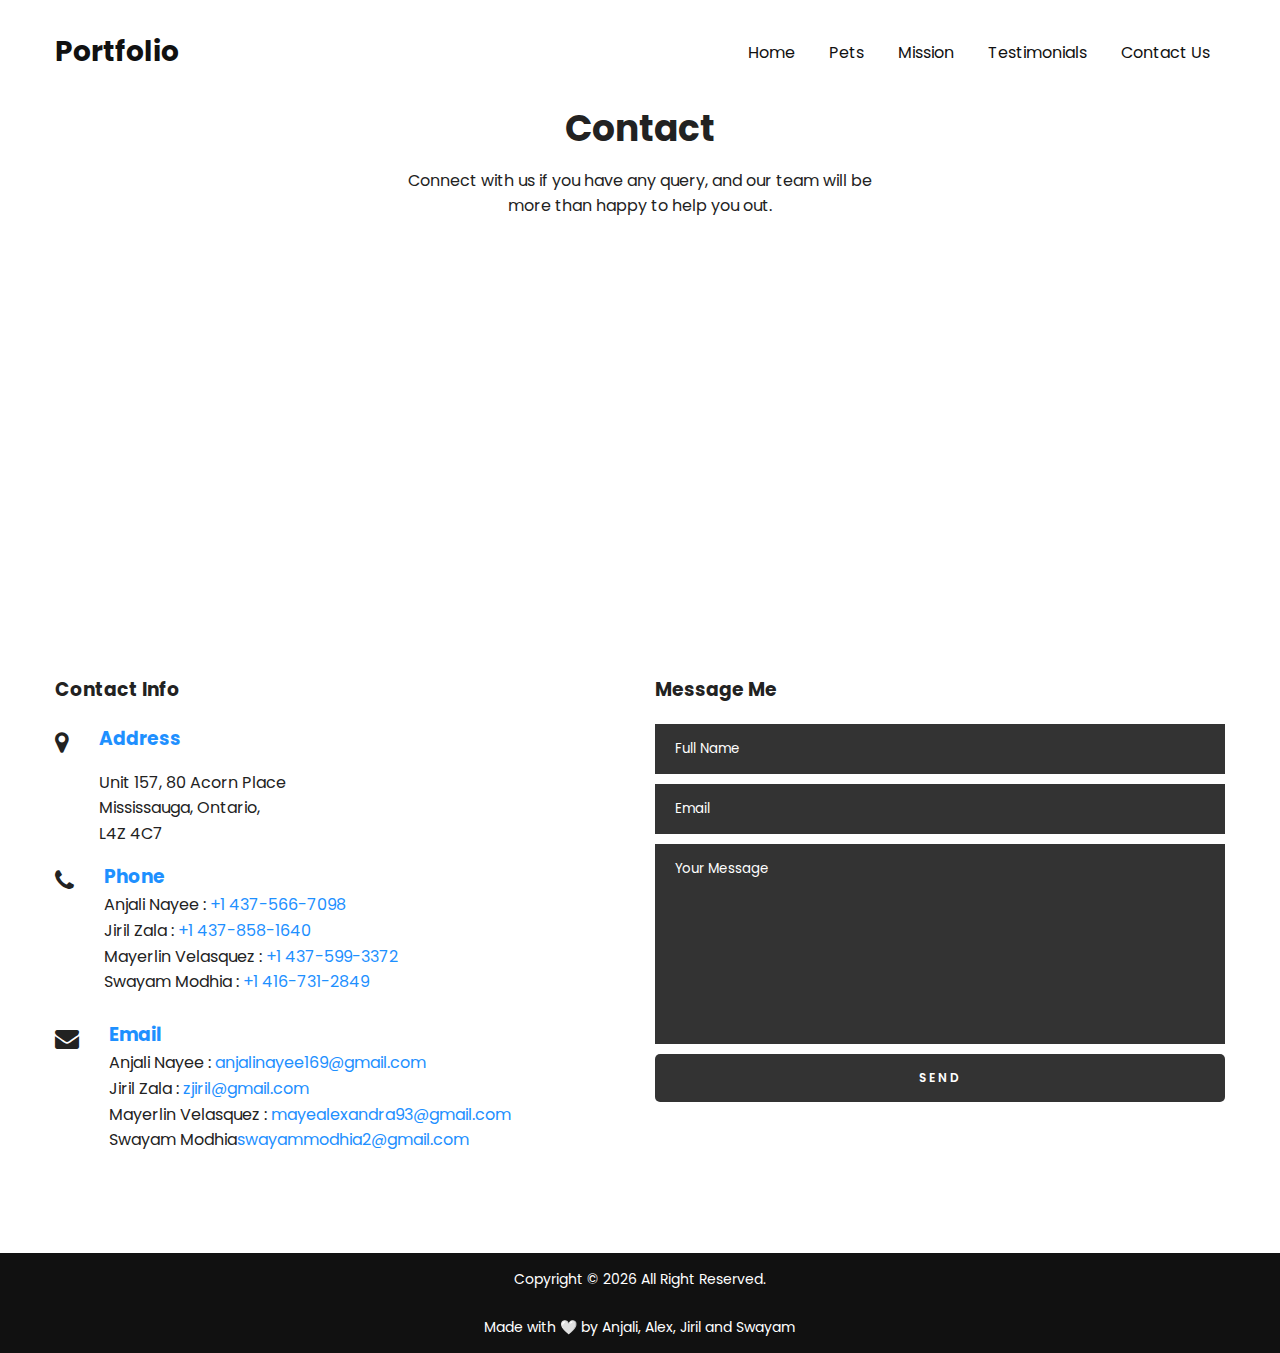
<file: contact.html>
<!DOCTYPE html>
<html lang="en">
    
    <head>
        <meta charset="UTF-8" />
        <meta name="viewport" content="width=device-width, initial-scale=1.0" />

        <title>Contact | Happy Tails Shelter</title>
        <link rel="stylesheet" href="https://stackpath.bootstrapcdn.com/font-awesome/4.7.0/css/font-awesome.min.css" integrity="sha384-wvfXpqpZZVQGK6TAh5PVlGOfQNHSoD2xbE+QkPxCAFlNEevoEH3Sl0sibVcOQVnN" crossorigin="anonymous" />
        <link rel="stylesheet" href="./css/main.css" />

        <!-- page specific files -->
        <style>
            header a {
                color: var(--dark);
            }
        </style>
    </head>

    <body>
        <!-- header -->
        <header>
            <div class="container">
                <!-- logo -->
                <a href="index.html" class="logo">Portfolio</a>
                <!-- toggle -->
                <span class="toggle" onclick="toggleMenu()"></span>
                <!-- nav items -->
                <nav class="menu" onclick="toggleMenu()">
                    <a href="index.html">Home</a>
                    <a href="pets.html">Pets</a>
                    <a href="mission.html">Mission</a>
                    <a href="testimonials.html">Testimonials</a>
                    <a href="contact.html">Contact Us</a>
                </nav>
            </div>
        </header>

        <!-- contact us -->
        <section class="contact" id="contact">
            <div class="container">
                <div class="heading">
                    <h2>Contact</h2>
                    <p>Connect with us if you have any query, and our team will be <br>more than happy to help you out.</p>
                    <iframe src="https://www.google.com/maps/embed?pb=!1m18!1m12!1m3!1d5778.2361425856725!2d-79.64738052499578!3d43.604083155608!2m3!1f0!2f0!3f0!3m2!1i1024!2i768!4f13.1!3m3!1m2!1s0x882b473428f16a4b%3A0x2a39fdd6fa19f32b!2s80%20Acorn%20Pl%20%23157%2C%20Mississauga%2C%20ON%20L4Z%203S7!5e0!3m2!1sen!2sca!4v1722419616438!5m2!1sen!2sca" width="100%" height="350" style="border:0; margin-top: 50px;" allowfullscreen="" loading="lazy" referrerpolicy="no-referrer-when-downgrade"></iframe>
                </div>
                <div class="content grid-container">
                    <div class="contactInfo">
                        <h3>Contact Info</h3>
                        <div class="contactInfoBx">
                            <div class="box">
                                <div class="icon">
                                    <i class="fa fa-map-marker"></i>
                                </div>
                                <div class="text">
                                    <h3>Address</h3>
                                    <p>
                                        Unit 157, 80 Acorn Place
                                        <br />
                                        Mississauga, Ontario,
                                        <br />
                                        L4Z 4C7
                                    </p>
                                </div>
                            </div>
                            <div class="box">
                                <div class="icon">
                                    <i class="fa fa-phone"></i>
                                </div>
                                <div class="text">
                                    <h3>Phone</h3>
                                    Anjali Nayee : <a href="tel:+14375667098">+1 437-566-7098</a><br>
                                    Jiril Zala : <a href="tel:+14378581640">+1 437-858-1640</a><br>
                                    Mayerlin Velasquez : <a href="tel:+14375993372">+1 437-599-3372</a><br>
                                    Swayam Modhia : <a href="tel:+14167312849">+1 416-731-2849</a>
                                </div>
                            </div><br>
                            <div class="box">
                                <div class="icon">
                                    <i class="fa fa-envelope"></i>
                                </div>
                                <div class="text">
                                    <h3>Email</h3>
                                    Anjali Nayee : <a href="mailto:anjalinayee169@gmail.com">anjalinayee169@gmail.com</a><br>
                                    Jiril Zala : <a href="mailto:zjiril@gmail.com">zjiril@gmail.com</a><br>
                                    Mayerlin Velasquez : <a href="mailto:mayealexandra93@gmail.com">mayealexandra93@gmail.com</a><br>
                                    Swayam Modhia<a href="mailto:swayammodhia2@gmail.com">swayammodhia2@gmail.com</a>
                                </div>
                            </div>
                        </div>
                    </div>
                    <div class="formBx">
                        <form>
                            <h3>Message Me</h3>
                            <input type="text" placeholder="Full Name" />
                            <input type="email" placeholder="Email" />
                            <textarea placeholder="Your Message"></textarea>
                            <input type="submit" value="Send" class="btn" />
                        </form>
                    </div>
                </div>
            </div>
        </section>

        <!-- footer -->
        <footer>
            <div class="container">
                <div class="copyright">
                    <p>Copyright &copy; <span id="currentYear">2024</span> All Right Reserved.</p><br>
                    <p style="margin-top: -30px;">Made with 🤍 by Anjali, Alex, Jiril and Swayam</p>
                </div>
            </div>
        </footer>

        <!-- scripts -->
        <script src="./js/main.js"></script>

    </body>

</html>
</file>
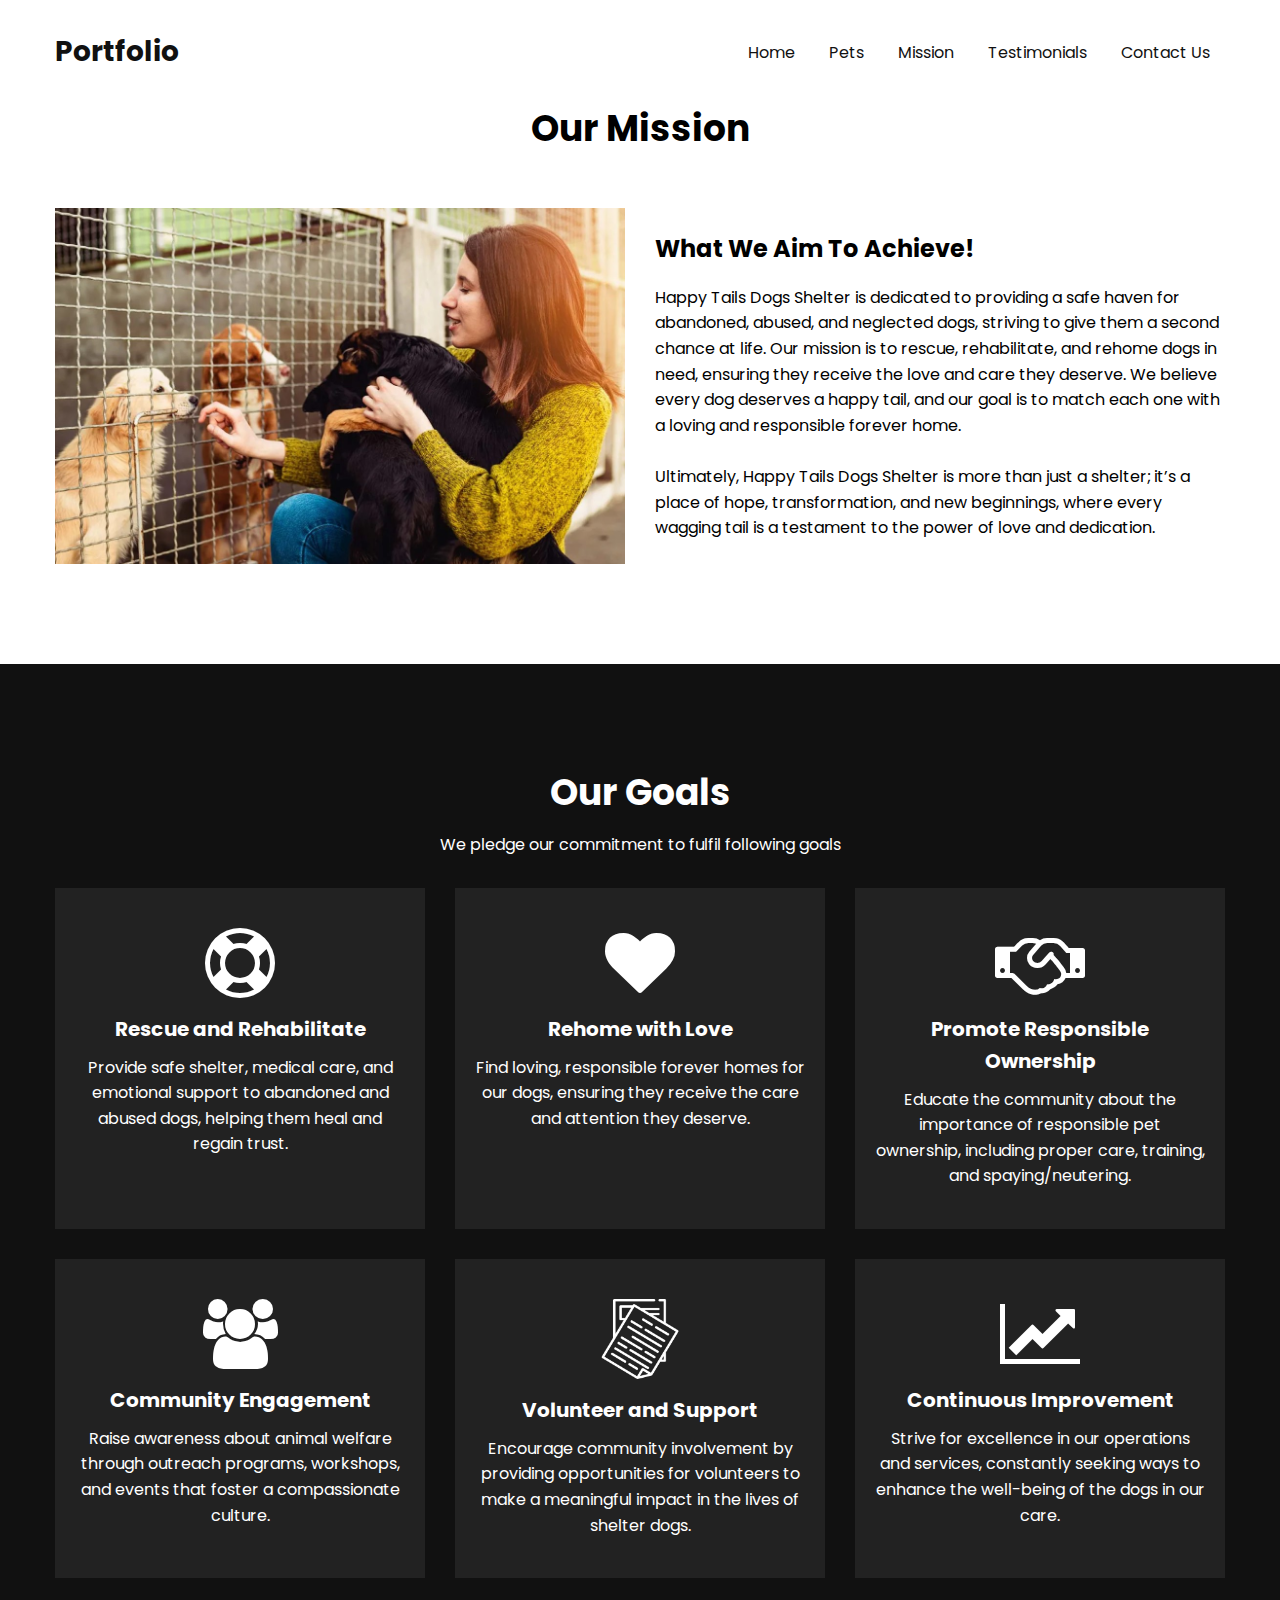
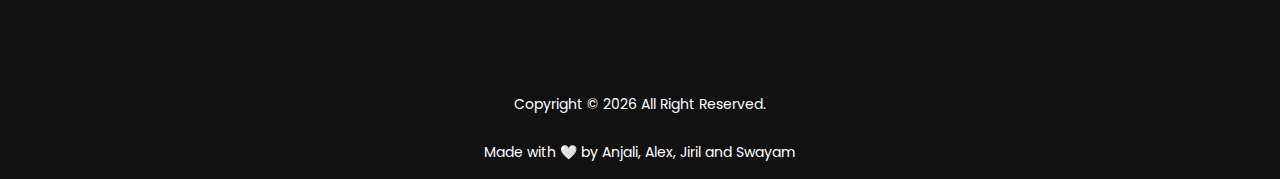
<file: mission.html>
<!DOCTYPE html>
<html lang="en">
    
    <head>
        <meta charset="UTF-8" />
        <meta name="viewport" content="width=device-width, initial-scale=1.0" />

        <title>Mission | Happy Tails Shelter</title>
        <link rel="stylesheet" href="https://stackpath.bootstrapcdn.com/font-awesome/4.7.0/css/font-awesome.min.css" integrity="sha384-wvfXpqpZZVQGK6TAh5PVlGOfQNHSoD2xbE+QkPxCAFlNEevoEH3Sl0sibVcOQVnN" crossorigin="anonymous" />
        <link rel="stylesheet" href="./css/main.css" />

        <!-- page specific files -->
        <style>
            header a {
                color: var(--dark);
            }

            @media (min-width: 1100px) {
                .contentBx {
                    padding-top: 4%;
                }
            }

            .icon i {
                font-size: 70px;
            }
        </style>
    </head>

    <body>
        <!-- header -->
        <header>
            <div class="container">
                <!-- logo -->
                <a href="index.html" class="logo">Portfolio</a>
                <!-- toggle -->
                <span class="toggle" onclick="toggleMenu()"></span>
                <!-- nav items -->
                <nav class="menu" onclick="toggleMenu()">
                    <a href="index.html">Home</a>
                    <a href="pets.html">Pets</a>
                    <a href="mission.html">Mission</a>
                    <a href="testimonials.html">Testimonials</a>
                    <a href="contact.html">Contact Us</a>
                </nav>
            </div>
        </header>

        <!-- about mission -->
        <section class="about" id="about">
            <div class="container">
                <div class="heading">
                    <h2>Our Mission</h2>
                </div>
                <div class="content grid-container">
                    <div>
                        <img src="images/mission.jpg" alt="Image" class="img" />
                    </div>
                    <div class="contentBx">
                        <h3>What We Aim To Achieve!</h3>
                        <p>
                            Happy Tails Dogs Shelter is dedicated to providing a safe haven for abandoned, abused, and neglected dogs, striving to give them a second chance at life. Our mission is to rescue, rehabilitate, and rehome dogs in need, ensuring they receive the love and care they deserve. We believe every dog deserves a happy tail, and our goal is to match each one with a loving and responsible forever home.
                            <br><br>
                            Ultimately, Happy Tails Dogs Shelter is more than just a shelter; it’s a place of hope, transformation, and new beginnings, where every wagging tail is a testament to the power of love and dedication.
                        </p>
                    </div>
                </div>
            </div>
        </section>

        <!-- missions -->
        <section class="services" id="services">
            <div class="container">
                <div class="heading">
                    <h2>Our Goals</h2>
                    <p>
                        We pledge our commitment to fulfil following goals
                    </p>
                </div>
                <div class="content grid-container">
                    <div class="servicesBx">
                        <div class="icon">
                            <i class="fa fa-life-ring"></i>
                        </div>
                        <h2>Rescue and Rehabilitate</h2>
                        <p>
                            Provide safe shelter, medical care, and emotional support to abandoned and abused dogs, helping them heal and regain trust.
                        </p>
                    </div>
                    <div class="servicesBx">
                        <div class="icon">
                            <i class="fa fa-heart"></i>
                        </div>
                        <h2>Rehome with Love</h2>
                        <p>
                            Find loving, responsible forever homes for our dogs, ensuring they receive the care and attention they deserve.
                        </p>
                    </div>
                    <div class="servicesBx">
                        <div class="icon">
                            <i class="fa fa-handshake-o"></i>
                        </div>
                        <h2>Promote Responsible Ownership</h2>
                        <p>
                            Educate the community about the importance of responsible pet ownership, including proper care, training, and spaying/neutering.
                        </p>
                    </div>
                    <div class="servicesBx">
                        <div class="icon">
                            <i class="fa fa-users"></i>
                        </div>
                        <h2>Community Engagement</h2>
                        <p>
                            Raise awareness about animal welfare through outreach programs, workshops, and events that foster a compassionate culture.
                        </p>
                    </div>
                    <div class="servicesBx">
                        <img src="./images/icon5.png" alt="Image" />
                        <h2>Volunteer and Support</h2>
                        <p>
                            Encourage community involvement by providing opportunities for volunteers to make a meaningful impact in the lives of shelter dogs.
                        </p>
                    </div>
                    <div class="servicesBx">
                        <div class="icon">
                            <i class="fa fa-line-chart"></i>
                        </div>
                        <h2>Continuous Improvement</h2>
                        <p>
                            Strive for excellence in our operations and services, constantly seeking ways to enhance the well-being of the dogs in our care.
                        </p>
                    </div>
                </div>
            </div>
        </section>

        <!-- footer -->
        <footer>
            <div class="container">
                <div class="copyright">
                    <p>Copyright &copy; <span id="currentYear">2024</span> All Right Reserved.</p><br>
                    <p style="margin-top: -30px;">Made with 🤍 by Anjali, Alex, Jiril and Swayam</p>
                </div>
            </div>
        </footer>

        <!-- scripts -->
        <script src="./js/main.js"></script>

    </body>

</html>
</file>
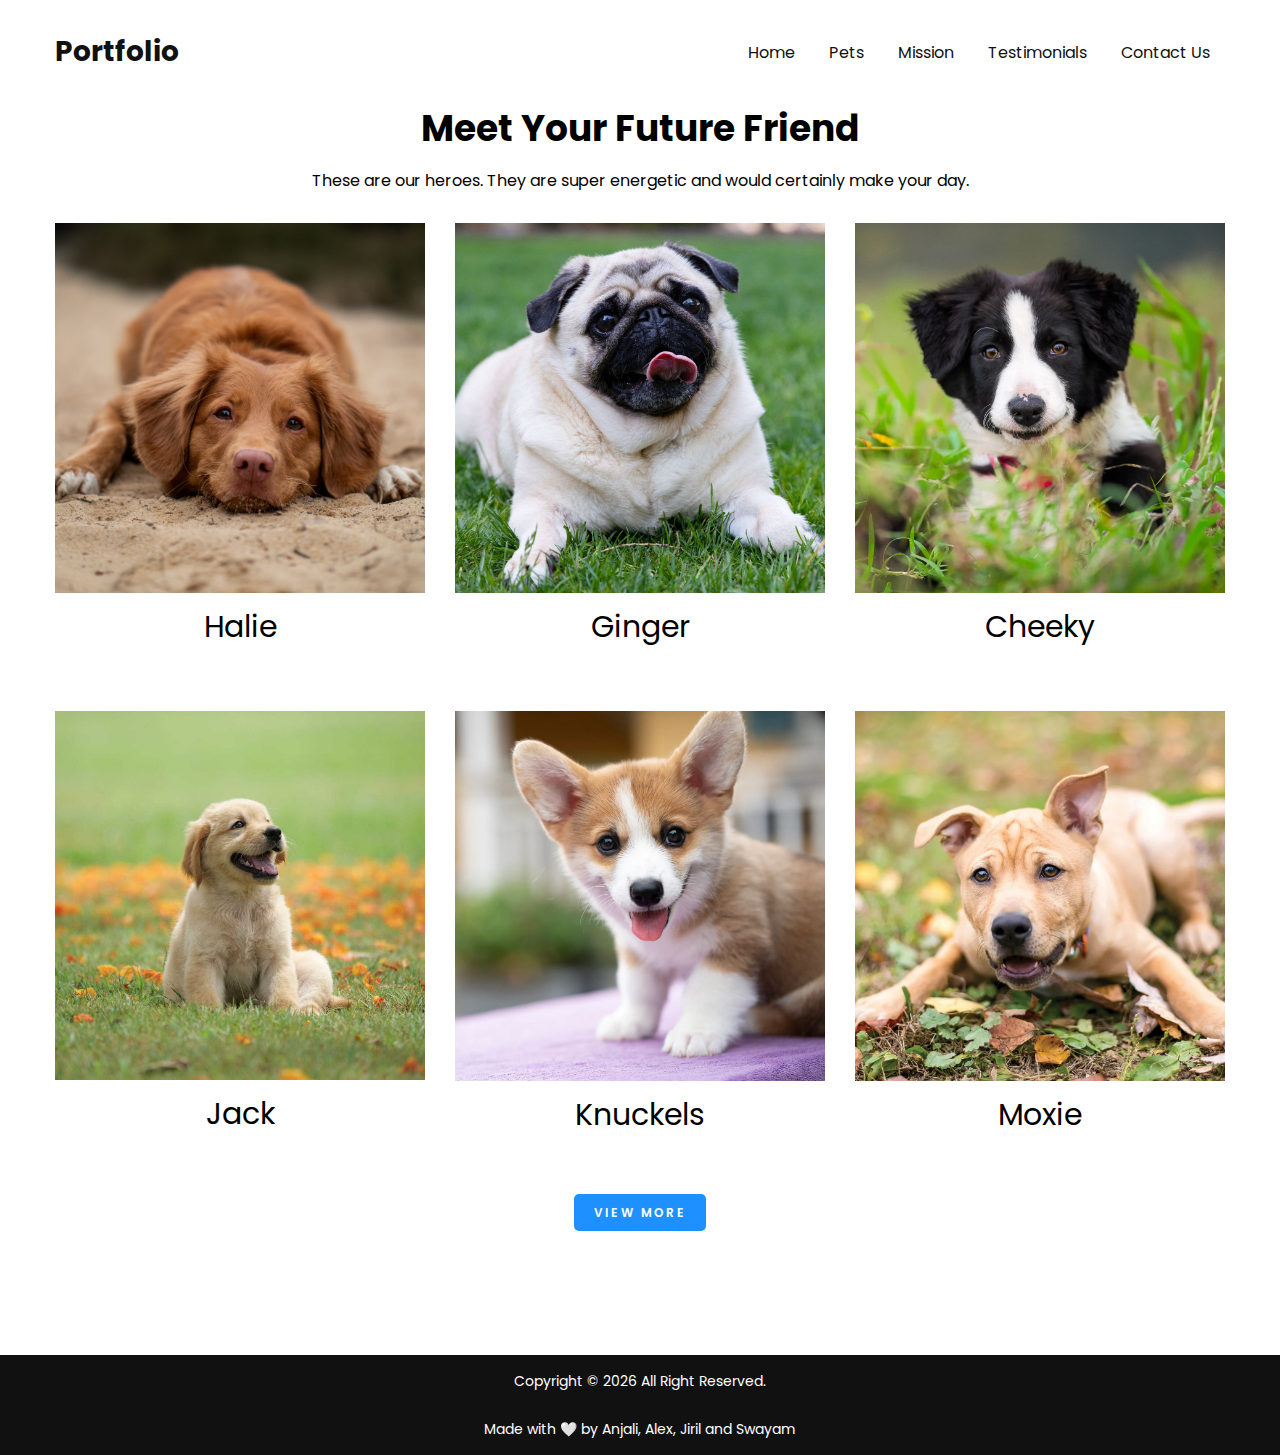
<file: pets.html>
<!DOCTYPE html>
<html lang="en">
    
    <head>
        <meta charset="UTF-8" />
        <meta name="viewport" content="width=device-width, initial-scale=1.0" />

        <title>Pets | Happy Tails Shelter</title>
        <link rel="stylesheet" href="https://stackpath.bootstrapcdn.com/font-awesome/4.7.0/css/font-awesome.min.css" integrity="sha384-wvfXpqpZZVQGK6TAh5PVlGOfQNHSoD2xbE+QkPxCAFlNEevoEH3Sl0sibVcOQVnN" crossorigin="anonymous" />
        <link rel="stylesheet" href="./css/main.css" />

        <!-- page specific files -->
        <style>
            header a {
                color: var(--dark);
            }

            .pet-name {
                text-align: center;
                font-size: 30px;
                margin-top: 10px;
                cursor: pointer;
            }
        </style>
    </head>

    <body>
        <!-- header -->
        <header>
            <div class="container">
                <!-- logo -->
                <a href="index.html" class="logo">Portfolio</a>
                <!-- toggle -->
                <span class="toggle" onclick="toggleMenu()"></span>
                <!-- nav items -->
                <nav class="menu" onclick="toggleMenu()">
                    <a href="index.html">Home</a>
                    <a href="pets.html">Pets</a>
                    <a href="mission.html">Mission</a>
                    <a href="testimonials.html">Testimonials</a>
                    <a href="contact.html">Contact Us</a>
                </nav>
            </div>
        </header>

        <!-- pets -->
        <section class="work" id="work">
            <div class="container">
                <div class="heading">
                    <h2>Meet Your Future Friend</h2>
                    <p>
                        These are our heroes. They are super energetic and would certainly make your day.
                    </p>
                </div>
                <div class="content grid-container">
                    <div class="workBx">
                        <img src="images/pet_halie.jpg" alt="Image" />
                        <p class="pet-name">Halie</p>
                    </div>
                    <div class="workBx">
                        <img src="images/pet_ginger.jpg" alt="Image" />
                        <p class="pet-name">Ginger</p>
                    </div>
                    <div class="workBx">
                        <img src="images/pet_cheeky.jpg" alt="Image" />
                        <p class="pet-name">Cheeky</p>
                    </div>
                    <div class="workBx">
                        <img src="images/pet_jack.jpg" alt="Image" />
                        <p class="pet-name">Jack</p>
                    </div>
                    <div class="workBx">
                        <img src="images/pet_knuckels.jpg" alt="Image" />
                        <p class="pet-name">Knuckels</p>
                    </div>
                    <div class="workBx">
                        <img src="images/pet_moxie.jpg" alt="Image" />
                        <p class="pet-name">Moxie</p>
                    </div>
                </div>
                <div class="heading">
                    <a href="#" class="btn">View More</a>
                </div>
            </div>
        </section>

        <!-- footer -->
        <footer>
            <div class="container">
                <div class="copyright">
                    <p>Copyright &copy; <span id="currentYear">2024</span> All Right Reserved.</p><br>
                    <p style="margin-top: -30px;">Made with 🤍 by Anjali, Alex, Jiril and Swayam</p>
                </div>
            </div>
        </footer>

        <!-- scripts -->
        <script src="./js/main.js"></script>

    </body>

</html>
</file>
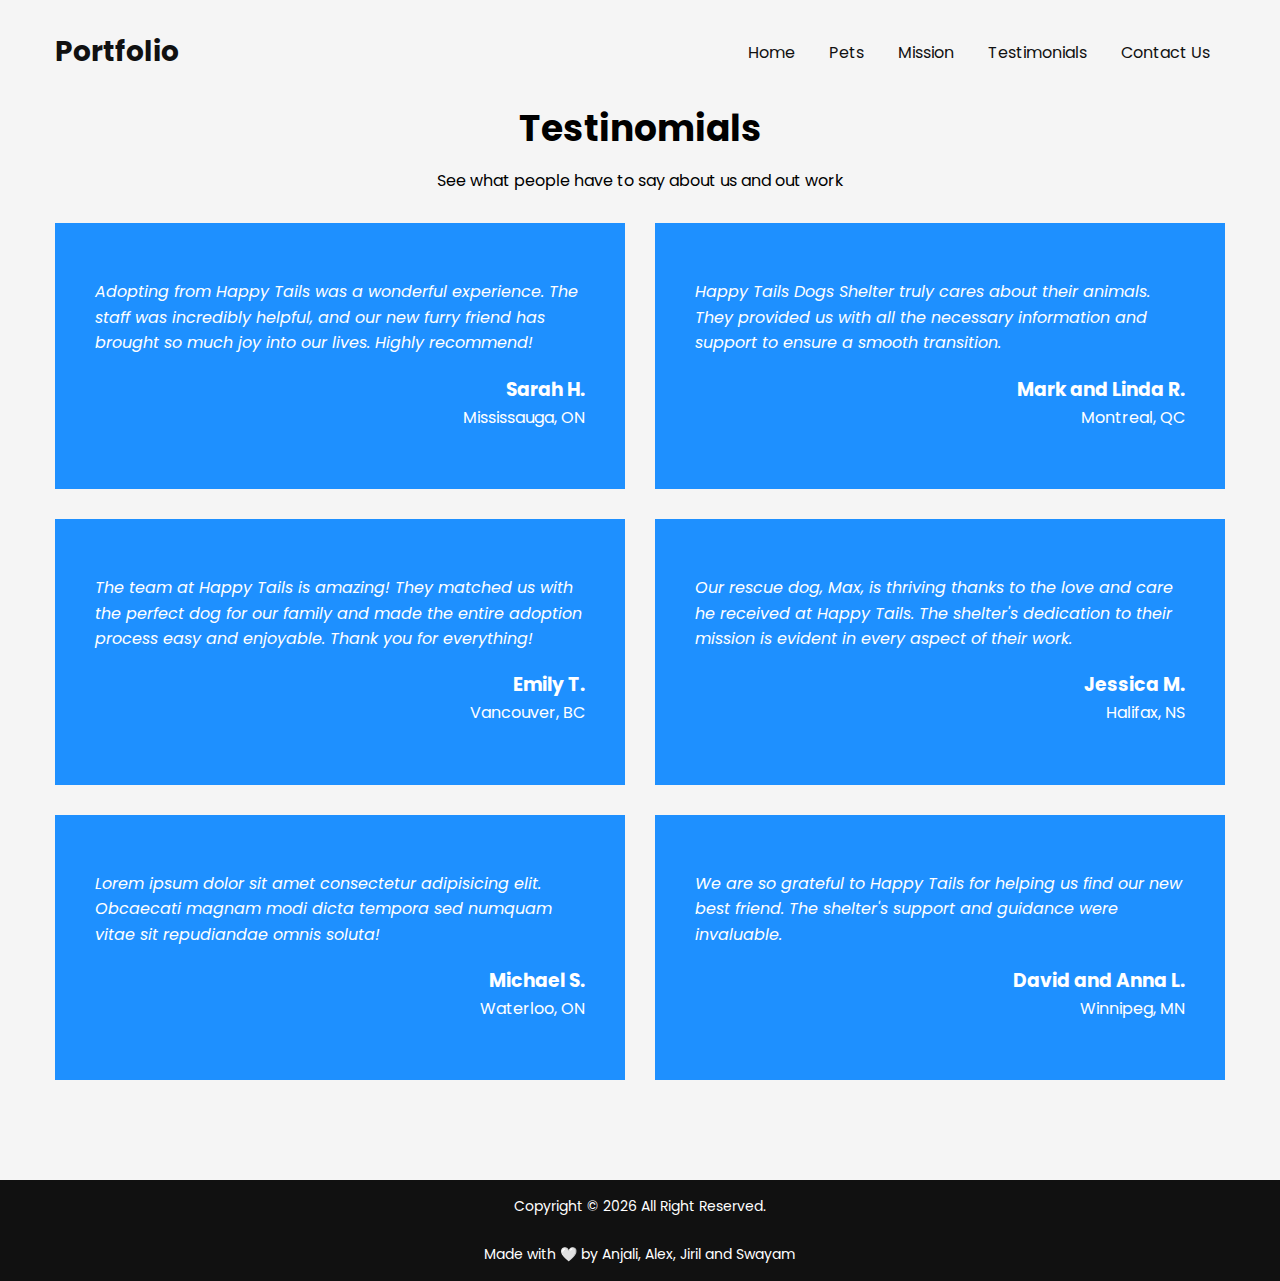
<file: testimonials.html>
<!DOCTYPE html>
<html lang="en">
    
    <head>
        <meta charset="UTF-8" />
        <meta name="viewport" content="width=device-width, initial-scale=1.0" />

        <title>Testimonials | Happy Tails Shelter</title>
        <link rel="stylesheet" href="https://stackpath.bootstrapcdn.com/font-awesome/4.7.0/css/font-awesome.min.css" integrity="sha384-wvfXpqpZZVQGK6TAh5PVlGOfQNHSoD2xbE+QkPxCAFlNEevoEH3Sl0sibVcOQVnN" crossorigin="anonymous" />
        <link rel="stylesheet" href="./css/main.css" />

        <!-- page specific files -->
        <style>
            header a {
                color: var(--dark);
            }
        </style>
    </head>

    <body>
        <!-- header -->
        <header>
            <div class="container">
                <!-- logo -->
                <a href="index.html" class="logo">Portfolio</a>
                <!-- toggle -->
                <span class="toggle" onclick="toggleMenu()"></span>
                <!-- nav items -->
                <nav class="menu" onclick="toggleMenu()">
                    <a href="index.html">Home</a>
                    <a href="pets.html">Pets</a>
                    <a href="mission.html">Mission</a>
                    <a href="testimonials.html">Testimonials</a>
                    <a href="contact.html">Contact Us</a>
                </nav>
            </div>
        </header>

        <!-- testimonials -->
        <section class="testinomial" id="testinomial">
            <div class="container">
                <div class="heading">
                    <h2>Testinomials</h2>
                    <p>See what people have to say about us and out work</p>
                </div>
                <div class="content grid-container">
                    <div class="testinomialBx">
                        <p>
                            Adopting from Happy Tails was a wonderful experience. The staff was incredibly helpful, and our new furry friend has brought so much joy into our lives. Highly recommend!
                        </p>
                        <h3>
                            Sarah H.
                            <div>Mississauga, ON</div>
                        </h3>
                    </div>
                    <div class="testinomialBx">
                        <p>
                            Happy Tails Dogs Shelter truly cares about their animals. They provided us with all the necessary information and support to ensure a smooth transition.
                        </p>
                        <h3>
                            Mark and Linda R.
                            <div>Montreal, QC</div>
                        </h3>
                    </div>
                    <div class="testinomialBx">
                        <p>
                            The team at Happy Tails is amazing! They matched us with the perfect dog for our family and made the entire adoption process easy and enjoyable. Thank you for everything!
                        </p>
                        <h3>
                            Emily T.
                            <div>Vancouver, BC</div>
                        </h3>
                    </div>
                    <div class="testinomialBx">
                        <p>
                            Our rescue dog, Max, is thriving thanks to the love and care he received at Happy Tails. The shelter's dedication to their mission is evident in every aspect of their work.
                        </p>
                        <h3>
                            Jessica M.
                            <div>Halifax, NS</div>
                        </h3>
                    </div>
                    <div class="testinomialBx">
                        <p>
                            Lorem ipsum dolor sit amet consectetur adipisicing elit. Obcaecati
                            magnam modi dicta tempora sed numquam vitae sit repudiandae omnis
                            soluta!
                        </p>
                        <h3>
                            Michael S.
                            <div>Waterloo, ON</div>
                        </h3>
                    </div>
                    <div class="testinomialBx">
                        <p>
                            We are so grateful to Happy Tails for helping us find our new best friend. The shelter's support and guidance were invaluable.
                        </p>
                        <h3>
                            David and Anna L.
                            <div>Winnipeg, MN</div>
                        </h3>
                    </div>
                </div>
            </div>
        </section>

        <!-- footer -->
        <footer>
            <div class="container">
                <div class="copyright">
                    <p>Copyright &copy; <span id="currentYear">2024</span> All Right Reserved.</p><br>
                    <p style="margin-top: -30px;">Made with 🤍 by Anjali, Alex, Jiril and Swayam</p>
                </div>
            </div>
        </footer>

        <!-- scripts -->
        <script src="./js/main.js"></script>

    </body>

</html>
</file>
<file: css/main.css>
@import url("https://fonts.googleapis.com/css?family=Poppins:200, 300, 400, 500, 600, 700, 800, 900&display=swap");
:root {
  --primary: dodgerblue;
  --light: #fff;
  --dark: #111;
}

html, body {
  overflow-x: hidden;
}
body {
  position: relative
}

* {
  font-family: "Poppins", sans-serif;
  -webkit-box-sizing: border-box;
          box-sizing: border-box;
  scroll-behavior: smooth;
}

a {
  text-decoration: none;
  color: var(--primary);
}

img {
  width: 100%;
  vertical-align: middle;
}

.container {
  max-width: 1200px;
  width: 100%;
  padding-left: 15px;
  padding-right: 15px;
  margin-left: auto;
  margin-right: auto;
}

.btn {
  color: var(--light);
  font-size: 12px;
  font-weight: 600;
  padding: 10px 20px;
  text-transform: uppercase;
  letter-spacing: 0.2em;
  outline: none;
  border: none;
  cursor: pointer;
  border-radius: 5px;
  background: var(--primary);
}

body {
  margin: 0;
  font: 16px/1.6 "Poppins", sans-serif;
}

section {
  padding: 100px 0;
}

section .heading {
  text-align: center;
  margin-bottom: 30px;
}

section .heading h2 {
  font-size: 2.25em;
  margin: 0 0 10px 0;
}

section .heading p {
  margin: 0;
}

header {
  position: absolute;
  top: 0;
  left: 0;
  width: 100%;
  padding: 30px 20px;
  z-index: 1000;
  -webkit-transition: all 0.5s ease;
  transition: all 0.5s ease;
}

header.sticky {
  position: fixed;
  padding: 15px 20px;
  background: var(--light);
  -webkit-box-shadow: 0px 2px 5px rgba(0, 0, 0, 0.1);
          box-shadow: 0px 2px 5px rgba(0, 0, 0, 0.1);
}

header.sticky a {
  color: var(--dark);
}

header a {
  color: var(--light);
}

header .container {
  display: -ms-grid;
  display: grid;
  -webkit-box-align: center;
      -ms-flex-align: center;
          align-items: center;
  -webkit-box-pack: justify;
      -ms-flex-pack: justify;
          justify-content: space-between;
  grid-auto-flow: column;
}

header .container .logo {
  font-weight: bold;
  font-size: 1.75em;
}

header .container nav a {
  margin: 0px 15px;
}

.banner {
  color: var(--light);
  min-height: 100vh;
  /* background: url("../images/banner.jpg"); */
  background-position: center right;
  background-size: cover;
  display: -ms-grid;
  display: grid;
  -ms-flex-line-pack: center;
      align-content: center;
}

.banner .textBx {
  padding: 3em 0;
}

.banner .textBx h2 {
  margin: 0;
  line-height: 1.2;
  font-size: 2.5em;
  font-weight: normal;
}

.banner .textBx h2 span {
  font-size: 2em;
  font-weight: bold;
}

.banner .textBx h3 {
  margin: 0 0 15px 0;
  font-size: 1.75em;
  font-weight: normal;
}

.about .heading {
  margin-bottom: 50px;
}

.about h3 {
  font-size: 1.5em;
  margin: 0;
}

.about .grid-container {
  display: -ms-grid;
  display: grid;
  -ms-grid-columns: (1fr)[2];
      grid-template-columns: repeat(2, 1fr);
  grid-gap: 30px;
}

.services {
  color: var(--light);
  text-align: center;
  background-color: var(--dark);
}

.services .content.grid-container {
  display: -ms-grid;
  display: grid;
  grid-gap: 30px;
  justify-items: center;
  -ms-grid-columns: (minmax(320px, 1fr))[auto-fill];
      grid-template-columns: repeat(auto-fill, minmax(320px, 1fr));
}

.services .content.grid-container .servicesBx {
  width: 100%;
  padding: 40px 20px;
  background: #222;
}

.services .content.grid-container .servicesBx img {
  max-width: 80px;
  -webkit-filter: invert(1);
          filter: invert(1);
}

.services .content.grid-container .servicesBx h2 {
  font-size: 1.25em;
  margin: 15px 0 10px 0;
}

.services .content.grid-container .servicesBx p {
  margin: 0;
}

.work .grid-container {
  display: -ms-grid;
  display: grid;
  -ms-grid-columns: (minmax(320px, 1fr))[auto-fill];
      grid-template-columns: repeat(auto-fill, minmax(320px, 1fr));
  grid-gap: 30px;
  margin-bottom: 30px;
}

.testinomial {
  background-color: #f5f5f5;
}

.testinomial .grid-container {
  display: -ms-grid;
  display: grid;
  grid-gap: 30px;
  color: var(--light);
  -ms-grid-columns: (1fr)[2];
      grid-template-columns: repeat(2, 1fr);
}

.testinomial .grid-container .testinomialBx {
  padding: 40px;
  background: var(--primary);
}

.testinomial .grid-container .testinomialBx p {
  font-style: italic;
}

.testinomial .grid-container .testinomialBx h3 {
  text-align: right;
}

.testinomial .grid-container .testinomialBx h3 div {
  font-weight: normal;
  font-size: 16px;
}

.contact {
  color: #222;
  background: var(--light);
}

.contact .grid-container {
  display: -ms-grid;
  display: grid;
  grid-gap: 30px;
  -ms-grid-columns: (1fr)[2];
      grid-template-columns: repeat(2, 1fr);
}

.contact .grid-container .box {
  display: -webkit-box;
  display: -ms-flexbox;
  display: flex;
  -webkit-box-orient: horizontal;
  -webkit-box-direction: normal;
      -ms-flex-direction: row;
          flex-direction: row;
  -webkit-box-align: start;
      -ms-flex-align: start;
          align-items: start;
}

.contact .grid-container .box .icon {
  font-size: 24px;
  margin-right: 30px;
}

.contact .grid-container .box h3 {
  color: var(--primary);
  margin: 0;
}

.contact .grid-container .formBx form input,
.contact .grid-container .formBx form textarea {
  width: 100%;
  display: block;
  padding: 15px 20px;
  resize: none;
  background: #333;
  margin: 10px 0;
  border: none;
  color: var(--light);
  outline: none;
}

.contact .grid-container .formBx form input::-webkit-input-placeholder,
.contact .grid-container .formBx form textarea::-webkit-input-placeholder {
  color: var(--light);
}

.contact .grid-container .formBx form input:-ms-input-placeholder,
.contact .grid-container .formBx form textarea:-ms-input-placeholder {
  color: var(--light);
}

.contact .grid-container .formBx form input::-ms-input-placeholder,
.contact .grid-container .formBx form textarea::-ms-input-placeholder {
  color: var(--light);
}

.contact .grid-container .formBx form input::placeholder,
.contact .grid-container .formBx form textarea::placeholder {
  color: var(--light);
}

.contact .grid-container .formBx form textarea {
  height: 200px;
}

footer {
  text-align: center;
  background: var(--dark);
}

footer .copyright p {
  color: var(--light);
  padding: 15px 0;
  font-size: 14px;
  margin: 0;
}

@media (max-width: 800px) {
  header.sticky .container .toggle {
    -webkit-filter: invert(1);
            filter: invert(1);
  }
  header.sticky .container .menu {
    top: 74px;
    height: calc(100vh - 74px);
  }
  header .container .toggle {
    width: 30px;
    height: 30px;
    background-image: url("../images/menu.png");
    background-position: center center;
    background-repeat: no-repeat;
    background-size: 30px;
    cursor: pointer;
  }
  header .container .toggle.active {
    background-image: url("../images/close.png");
    background-size: 20px;
  }
  header .container .menu {
    position: fixed;
    width: 100%;
    top: 99px;
    left: 0;
    border-top: 1px solid var(--dark);
    display: -webkit-box;
    display: -ms-flexbox;
    display: flex;
    -webkit-box-orient: vertical;
    -webkit-box-direction: normal;
        -ms-flex-direction: column;
            flex-direction: column;
    -webkit-box-pack: center;
        -ms-flex-pack: center;
            justify-content: center;
    height: calc(100vh - 99px);
    text-align: center;
    background: var(--light);
    z-index: 1000;
    -webkit-transition: 0.2s;
    transition: 0.2s;
    left: -100%;
  }
  header .container .menu.active {
    left: 0;
  }
  header .container .menu a {
    font-size: 1.5em;
    margin: 10px 0;
    display: block;
    color: var(--dark);
  }
  .banner {
    text-align: center;
    font-size: 0.6em;
  }
  .about .grid-container {
    -ms-grid-columns: 1fr;
        grid-template-columns: 1fr;
  }
  .testinomial .grid-container {
    -ms-grid-columns: 1fr;
        grid-template-columns: 1fr;
  }
  .contact .grid-container {
    -ms-grid-columns: 1fr;
        grid-template-columns: 1fr;
  }
}


@media (max-width : 768px) {
  /* .banner {
    position: relative;
    display: inline-block;
  } */
  .background-video {
    height: 60%;
    overflow-x: hidden;
  }
  .overlay {
    position: absolute;
    color: white;
    /* width: 100%; */
    text-align: center;
    justify-content: center;
  }

  .overlay h1 {
    font-size: 40px;
    margin-top: -770px;
  }

  .overlay p {
    font-size: 20px;
    margin-top: -20px;

  }

  #about {
    margin-top: -100%;
  }
  
}

@media (min-width : 768px) {
  .banner {
    position: relative;
    display: inline-block;
  }
  .background-video {
    width: 100%;
  }
  .overlay {
    position: absolute;
    color: white;
    /* width: 100%; */
    text-align: center;
    justify-content: center;
  }

  .overlay h1 {
    font-size: 40px;
    margin-top: -180%;
  }

  .overlay p {
    font-size: 20px;
    margin-top: -20px;

  }
}
</file>
